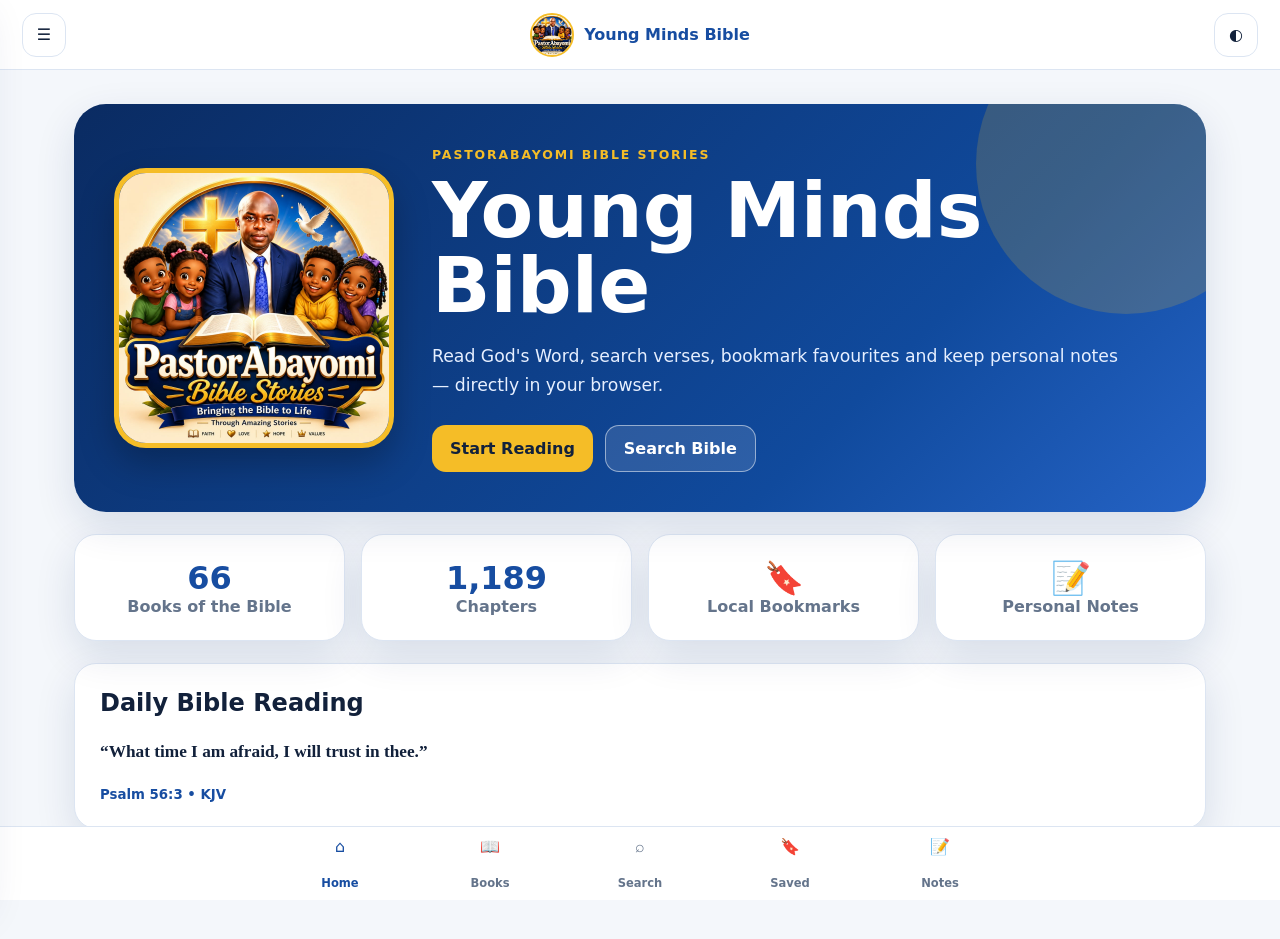
<file: index.html>
<!doctype html>
<html lang="en">
<head>
  <meta charset="utf-8">
  <meta name="viewport" content="width=device-width,initial-scale=1,viewport-fit=cover">
  <meta name="theme-color" content="#0a2b62">
  <meta name="description" content="Young Minds Bible — read, search, bookmark and take notes in the King James Bible.">
  <title>Young Minds Bible</title>
  <link rel="icon" href="favicon.png">
  <link rel="manifest" href="manifest.json">
  <link rel="stylesheet" href="style.css">
</head>
<body>
  <div id="app">
    <header class="topbar">
      <button id="menuBtn" class="icon-btn" aria-label="Menu">☰</button>
      <div class="brand-mini"><img src="assets/images/pastor_abayomi_logo.jpg" alt="PastorAbayomi Bible Stories"><span>Young Minds Bible</span></div>
      <button id="themeBtn" class="icon-btn" aria-label="Toggle theme">◐</button>
    </header>

    <aside id="drawer" class="drawer" aria-hidden="true">
      <div class="drawer-brand"><img src="assets/images/pastor_abayomi_logo.jpg" alt="PastorAbayomi Bible Stories"><h2>Young Minds Bible</h2><p>Read • Learn • Grow</p></div>
      <nav>
        <button data-view="home">⌂ Home</button>
        <button data-view="books">📖 Bible Books</button>
        <button data-view="search">🔎 Search</button>
        <button data-view="bookmarks">🔖 Bookmarks</button>
        <button data-view="notes">📝 Notes</button>
        <button data-view="about">ℹ About</button>
      </nav>
    </aside>
    <div id="scrim" class="scrim"></div>

    <main>
      <section id="home" class="view active">
        <div class="hero">
          <img class="hero-logo" src="assets/images/pastor_abayomi_logo.jpg" alt="PastorAbayomi Bible Stories logo">
          <div>
            <span class="eyebrow">PASTORABAYOMI BIBLE STORIES</span>
            <h1>Young Minds Bible</h1>
            <p>Read God's Word, search verses, bookmark favourites and keep personal notes — directly in your browser.</p>
            <div class="hero-actions"><button class="primary" data-view="books">Start Reading</button><button class="secondary" data-view="search">Search Bible</button></div>
          </div>
        </div>
        <div class="cards">
          <article><b>66</b><span>Books of the Bible</span></article>
          <article><b>1,189</b><span>Chapters</span></article>
          <article><b>🔖</b><span>Local Bookmarks</span></article>
          <article><b>📝</b><span>Personal Notes</span></article>
        </div>
        <div class="panel daily"><h2>Daily Bible Reading</h2><p id="dailyVerse">Loading a verse…</p><small id="dailyRef"></small></div>
      </section>

      <section id="books" class="view"><div class="section-head"><div><span class="eyebrow">SCRIPTURE</span><h1>Bible Books</h1></div><input id="bookFilter" type="search" placeholder="Filter books…" autocomplete="off"></div><div id="booksGrid" class="books-grid"></div></section>

      <section id="reader" class="view"><button id="backBooks" class="back">← Books</button><div class="reader-head"><div><span id="readerTestament" class="eyebrow"></span><h1 id="readerTitle"></h1></div><select id="chapterSelect" aria-label="Chapter"></select></div><div id="readerStatus" class="status"></div><div id="verses" class="verses"></div></section>

      <section id="search" class="view"><div class="section-head"><div><span class="eyebrow">FIND SCRIPTURE</span><h1>Search Bible</h1></div></div><form id="searchForm" class="search-box"><input id="searchInput" type="search" placeholder="e.g. faith, love, Psalm 23" autocomplete="off"><button class="primary" type="submit">Search</button></form><div id="searchStatus" class="status">Enter a word or phrase. Search loads the KJV Bible books as needed and keeps them cached in your browser.</div><div id="searchResults" class="results"></div></section>

      <section id="bookmarks" class="view"><div class="section-head"><div><span class="eyebrow">SAVED</span><h1>Bookmarks</h1></div></div><div id="bookmarkList" class="results"></div></section>
      <section id="notes" class="view"><div class="section-head"><div><span class="eyebrow">PERSONAL</span><h1>Notes</h1></div></div><div id="noteList" class="results"></div></section>
      <section id="about" class="view"><div class="about panel"><img src="assets/images/pastor_abayomi_logo.jpg" alt="PastorAbayomi Bible Stories"><div><span class="eyebrow">ABOUT</span><h1>Young Minds Bible</h1><p>A strict browser-based Bible web app from PastorAbayomi Bible Stories. No Flutter or Android runtime is required for this web version.</p><p>The Bible reader uses the King James Version data source and stores bookmarks, notes and preferences on the user's own browser.</p></div></div></section>
    </main>

    <nav class="bottom-nav" aria-label="Main navigation"><button data-view="home">⌂<span>Home</span></button><button data-view="books">📖<span>Books</span></button><button data-view="search">⌕<span>Search</span></button><button data-view="bookmarks">🔖<span>Saved</span></button><button data-view="notes">📝<span>Notes</span></button></nav>
  </div>
  <script src="app.js" defer></script>
</body>
</html>
</file>
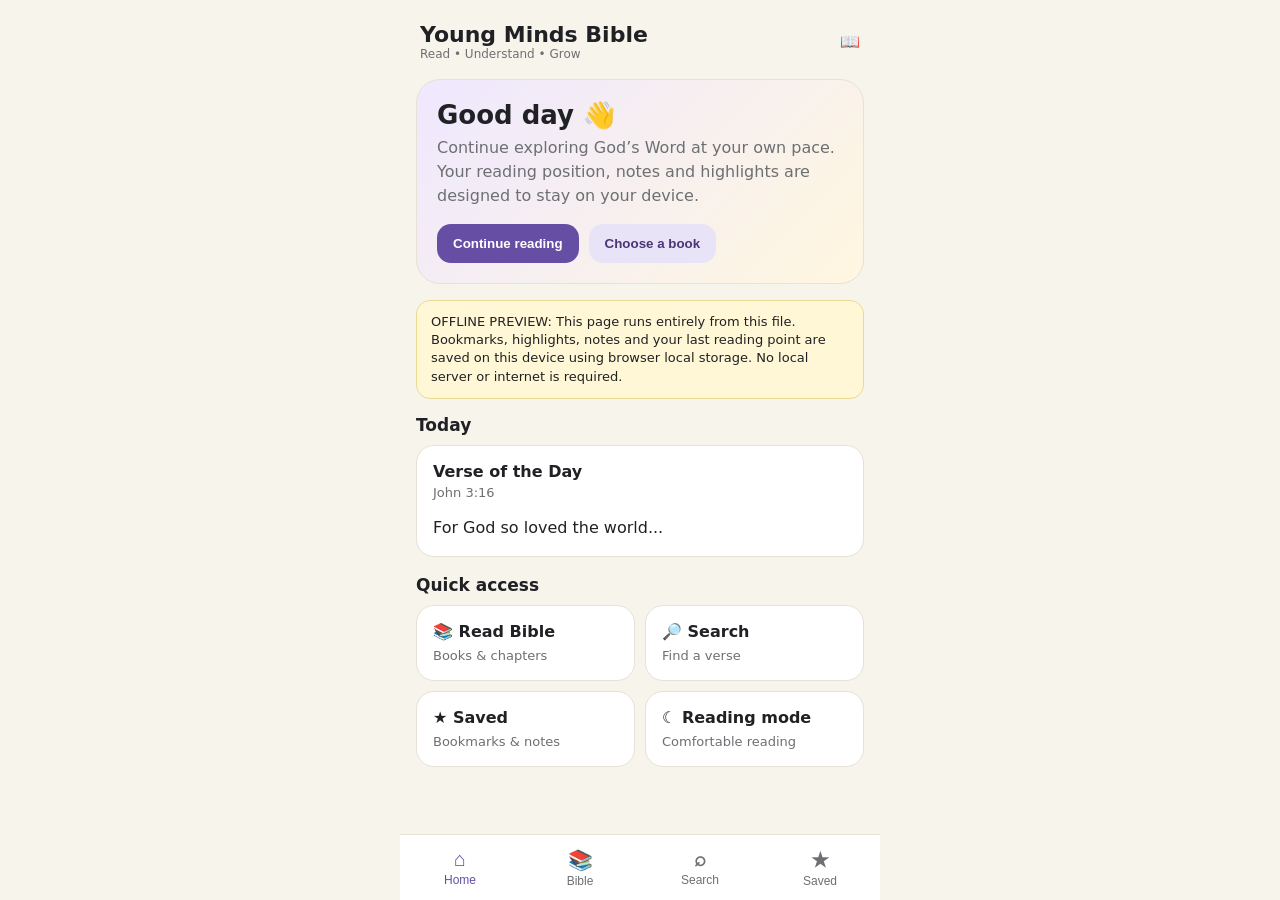
<file: preview/index.html>
<!doctype html>
<html lang="en">
<head>
<meta charset="utf-8"/>
<meta name="viewport" content="width=device-width, initial-scale=1"/>
<title>Young Minds Bible Preview</title>
<style>
:root{--bg:#f7f4ec;--card:#fff;--ink:#202124;--muted:#6d6f73;--accent:#654ea3;--accent2:#e9e3f8;--line:#e7e1d6}
*{box-sizing:border-box}body{margin:0;font-family:system-ui,-apple-system,Segoe UI,Roboto,Arial,sans-serif;background:var(--bg);color:var(--ink)}
.app{max-width:480px;margin:0 auto;min-height:100vh;background:var(--bg);position:relative;padding-bottom:78px}.top{padding:22px 20px 12px;display:flex;align-items:center;justify-content:space-between}.brand{font-weight:800;font-size:22px}.tag{font-size:12px;color:var(--muted)}
.hero{margin:6px 16px 16px;padding:20px;border-radius:24px;background:linear-gradient(135deg,#efe8ff,#fff7df);border:1px solid var(--line)}.hero h1{margin:0 0 6px;font-size:26px}.hero p{margin:0;color:var(--muted);line-height:1.5}.btn{border:0;border-radius:14px;padding:12px 16px;font-weight:700;cursor:pointer}.primary{background:var(--accent);color:#fff}.ghost{background:var(--accent2);color:#4a3578}.row{display:flex;gap:10px;flex-wrap:wrap;margin-top:16px}
.section{padding:0 16px 18px}.section h2{font-size:17px;margin:0 0 10px}.grid{display:grid;grid-template-columns:1fr 1fr;gap:10px}.card{background:var(--card);border:1px solid var(--line);border-radius:18px;padding:16px;cursor:pointer}.card b{display:block;margin-bottom:4px}.small{font-size:13px;color:var(--muted)}
.list{display:grid;gap:10px}.book{display:flex;justify-content:space-between;align-items:center;background:var(--card);border:1px solid var(--line);border-radius:16px;padding:14px 16px;cursor:pointer}.pill{background:#f1edf9;padding:4px 8px;border-radius:999px;font-size:12px;color:#5d477f}.chapters{display:grid;grid-template-columns:repeat(5,1fr);gap:10px}.chapter{aspect-ratio:1;border-radius:14px;border:1px solid var(--line);background:var(--card);font-weight:700;cursor:pointer}
.reader{padding:0 18px}.reader h2{margin-top:6px}.verse{font-size:18px;line-height:1.65;margin:10px 0;padding:8px 10px;border-radius:12px;cursor:pointer}.verse:hover{background:#fff}.verse.selected{background:#efe8ff;outline:2px solid #d8c9ff}.num{font-size:12px;font-weight:800;color:var(--accent);vertical-align:super;margin-right:5px}.actions{position:sticky;bottom:82px;background:rgba(247,244,236,.96);backdrop-filter:blur(6px);padding:10px 0;display:flex;gap:8px;overflow:auto}.actions .btn{white-space:nowrap;padding:10px 12px}
.bottom{position:fixed;left:50%;transform:translateX(-50%);bottom:0;width:min(480px,100%);height:66px;background:#fff;border-top:1px solid var(--line);display:grid;grid-template-columns:repeat(4,1fr);z-index:20}.nav{border:0;background:none;font-size:12px;color:var(--muted);cursor:pointer}.nav strong{display:block;font-size:20px;margin-bottom:2px}.nav.active{color:var(--accent)}
.back{border:0;background:none;font-size:15px;font-weight:700;cursor:pointer;color:var(--accent);padding:0}.hidden{display:none}.search{width:100%;padding:13px 14px;border:1px solid var(--line);border-radius:14px;font-size:16px;background:#fff}.notice{margin:0 16px 16px;padding:12px 14px;border-radius:14px;background:#fff7d6;border:1px solid #eadb92;font-size:13px;line-height:1.4}
</style>
</head>
<body>
<div class="app">
  <div class="top"><div><div class="brand">Young Minds Bible</div><div class="tag">Read • Understand • Grow</div></div><div>📖</div></div>
  <div id="screen"></div>
  <nav class="bottom">
    <button class="nav active" onclick="home()"><strong>⌂</strong>Home</button>
    <button class="nav" onclick="books()"><strong>📚</strong>Bible</button>
    <button class="nav" onclick="search()"><strong>⌕</strong>Search</button>
    <button class="nav" onclick="saved()"><strong>★</strong>Saved</button>
  </nav>
</div>
<script>
const sample={
  Genesis:{chapters:{1:[
    'In the beginning God created the heaven and the earth.',
    'And the earth was without form, and void; and darkness was upon the face of the deep.',
    'And God said, Let there be light: and there was light.',
    'And God saw the light, that it was good: and God divided the light from the darkness.',
    'And God called the light Day, and the darkness he called Night.'
  ],2:['Thus the heavens and the earth were finished, and all the host of them.']},count:50},
  Psalms:{chapters:{23:['The LORD is my shepherd; I shall not want.','He maketh me to lie down in green pastures: he leadeth me beside the still waters.','He restoreth my soul: he leadeth me in the paths of righteousness for his name\'s sake.']},count:150},
  Matthew:{chapters:{5:['And seeing the multitudes, he went up into a mountain: and when he was set, his disciples came unto him.']},count:28},
  John:{chapters:{3:['There was a man of the Pharisees, named Nicodemus, a ruler of the Jews:','','For God so loved the world, that he gave his only begotten Son, that whosoever believeth in him should not perish, but have everlasting life.']},count:21},
  Revelation:{chapters:{22:['And he shewed me a pure river of water of life, clear as crystal, proceeding out of the throne of God and of the Lamb.']},count:22}
};
const meta=[['Genesis',50,'Old Testament'],['Exodus',40,'Old Testament'],['Psalms',150,'Old Testament'],['Proverbs',31,'Old Testament'],['Isaiah',66,'Old Testament'],['Matthew',28,'New Testament'],['Mark',16,'New Testament'],['Luke',24,'New Testament'],['John',21,'New Testament'],['Acts',28,'New Testament'],['Romans',16,'New Testament'],['Revelation',22,'New Testament']];
let current={book:'Genesis',chapter:1};
const store={
 get(k,d){try{return JSON.parse(localStorage.getItem('ymb_'+k))??d}catch(e){return d}},
 set(k,v){try{localStorage.setItem('ymb_'+k,JSON.stringify(v))}catch(e){}}
};
let selectedVerse=null;
function refKey(book,chapter,verse){return `${book} ${chapter}:${verse}`}
function toggleSaved(kind,ref){let a=store.get(kind,[]);let i=a.indexOf(ref); if(i>=0)a.splice(i,1);else a.push(ref);store.set(kind,a);reader(current.book,current.chapter)}
function addNote(ref){let notes=store.get('notes',{});let v=prompt('Write a private note for '+ref,notes[ref]||'');if(v===null)return;if(v.trim())notes[ref]=v.trim();else delete notes[ref];store.set('notes',notes);reader(current.book,current.chapter)}
function chooseVerse(ref){selectedVerse=ref;document.querySelectorAll('.verse').forEach(x=>x.classList.toggle('selected',x.dataset.ref===ref));document.getElementById('verseActions').classList.remove('hidden')}
const el=()=>document.getElementById('screen');
function setNav(i){document.querySelectorAll('.nav').forEach((n,k)=>n.classList.toggle('active',i===k));}
function home(){setNav(0);el().innerHTML=`<div class="hero"><h1>Good day 👋</h1><p>Continue exploring God’s Word at your own pace. Your reading position, notes and highlights are designed to stay on your device.</p><div class="row"><button class="btn primary" onclick="(()=>{let x=store.get('last',{book:'Genesis',chapter:1});reader(x.book,x.chapter)})()">Continue reading</button><button class="btn ghost" onclick="books()">Choose a book</button></div></div><div class="notice">OFFLINE PREVIEW: This page runs entirely from this file. Bookmarks, highlights, notes and your last reading point are saved on this device using browser local storage. No local server or internet is required.</div><div class="section"><h2>Today</h2><div class="card" onclick="reader('John',3)"><b>Verse of the Day</b><div class="small">John 3:16</div><p style="line-height:1.5;margin-bottom:0">For God so loved the world...</p></div></div><div class="section"><h2>Quick access</h2><div class="grid"><div class="card" onclick="books()"><b>📚 Read Bible</b><span class="small">Books & chapters</span></div><div class="card" onclick="search()"><b>🔎 Search</b><span class="small">Find a verse</span></div><div class="card" onclick="saved()"><b>★ Saved</b><span class="small">Bookmarks & notes</span></div><div class="card"><b>☾ Reading mode</b><span class="small">Comfortable reading</span></div></div></div>`}
function books(){setNav(1);el().innerHTML=`<div class="section"><h2>Books of the Bible</h2><div class="list">${meta.map(x=>`<div class="book" onclick="chapters('${x[0]}',${x[1]})"><div><b>${x[0]}</b><div class="small">${x[2]}</div></div><span class="pill">${x[1]} chapters</span></div>`).join('')}</div></div>`}
function chapters(book,count){current.book=book;el().innerHTML=`<div class="section"><button class="back" onclick="books()">← Books</button><h2>${book}</h2><div class="chapters">${Array.from({length:count},(_,i)=>`<button class="chapter" onclick="reader('${book}',${i+1})">${i+1}</button>`).join('')}</div></div>`}
function reader(book,chapter){
 current={book,chapter};store.set('last',{book,chapter});selectedVerse=null;
 let verses=(sample[book]?.chapters?.[chapter])||['Full chapter text will appear here in the complete offline Android build.'];
 let bookmarks=store.get('bookmarks',[]), highlights=store.get('highlights',[]), notes=store.get('notes',{});
 el().innerHTML=`<div class="reader"><button class="back" onclick="chapters('${book}',${sample[book]?.count||meta.find(x=>x[0]===book)?.[1]||1})">← ${book}</button><h2>${book} ${chapter}</h2>${verses.filter(Boolean).map((v,i)=>{let ref=refKey(book,chapter,i+1);return `<div class="verse" data-ref="${ref}" onclick="chooseVerse('${ref.replaceAll("'","\\'")}')" style="${highlights.includes(ref)?'background:#fff0a8;':''}"><span class="num">${i+1}</span>${v}${bookmarks.includes(ref)?' ★':''}${notes[ref]?' 📝':''}</div>`}).join('')}<div id="verseActions" class="actions hidden"><button class="btn ghost" onclick="toggleSaved('bookmarks',selectedVerse)">★ Bookmark</button><button class="btn ghost" onclick="toggleSaved('highlights',selectedVerse)">🖍 Highlight</button><button class="btn ghost" onclick="addNote(selectedVerse)">📝 Note</button></div></div>`}
function search(){setNav(2);el().innerHTML=`<div class="section"><h2>Search Bible</h2><input class="search" id="q" placeholder="Try John 3:16" onkeydown="if(event.key==='Enter')doSearch()"><div class="row"><button class="btn primary" onclick="doSearch()">Search</button></div><div id="results" class="list" style="margin-top:14px"></div></div>`}
function doSearch(){let q=document.getElementById('q').value.trim().toLowerCase();let r=document.getElementById('results');if(q.includes('john')&&q.includes('3'))r.innerHTML=`<div class="book" onclick="reader('John',3)"><div><b>John 3:16</b><div class="small">For God so loved the world...</div></div></div>`;else r.innerHTML=`<div class="card"><b>Search preview</b><div class="small">The complete Android build searches the full offline Bible corpus.</div></div>`}
function saved(){setNav(3);let b=store.get('bookmarks',[]),h=store.get('highlights',[]),n=store.get('notes',{}),last=store.get('last',null);el().innerHTML=`<div class="section"><h2>Saved on this device</h2><div class="card"><b>★ Bookmarks (${b.length})</b><div class="small">${b.join('<br>')||'No bookmarks yet'}</div></div><div class="card" style="margin-top:10px"><b>🖍 Highlights (${h.length})</b><div class="small">${h.join('<br>')||'No highlights yet'}</div></div><div class="card" style="margin-top:10px"><b>📝 Notes (${Object.keys(n).length})</b><div class="small">${Object.entries(n).map(([k,v])=>`<b>${k}</b>: ${v}`).join('<br>')||'No notes yet'}</div></div>${last?`<div class="card" style="margin-top:10px;cursor:pointer" onclick="reader('${last.book}',${last.chapter})"><b>↻ Continue reading</b><div class="small">${last.book} ${last.chapter}</div></div>`:''}</div>`}
home();
</script>
</body></html>
</file>
<file: style.css>
:root{--bg:#f4f7fb;--surface:#fff;--surface2:#eef4ff;--text:#12213b;--muted:#64748b;--brand:#0a2b62;--brand2:#174da1;--gold:#f5bd27;--line:#dce5f2;--shadow:0 14px 40px rgba(10,43,98,.12);--radius:22px}*{box-sizing:border-box}html{scroll-behavior:smooth}body{margin:0;font-family:Inter,ui-sans-serif,system-ui,-apple-system,Segoe UI,Roboto,Arial,sans-serif;background:var(--bg);color:var(--text)}body.dark{--bg:#08101f;--surface:#101c30;--surface2:#142540;--text:#eef5ff;--muted:#9fb0c8;--line:#243958;--shadow:0 18px 40px rgba(0,0,0,.35)}button,input,select,textarea{font:inherit}.topbar{height:70px;position:sticky;top:0;z-index:30;background:color-mix(in srgb,var(--surface) 94%,transparent);backdrop-filter:blur(14px);display:flex;align-items:center;justify-content:space-between;padding:0 22px;border-bottom:1px solid var(--line)}.brand-mini{display:flex;align-items:center;gap:10px;font-weight:800;color:var(--brand2)}.brand-mini img{width:44px;height:44px;border-radius:50%;object-fit:cover;border:2px solid var(--gold)}.icon-btn{width:44px;height:44px;border-radius:14px;border:1px solid var(--line);background:var(--surface);color:var(--text);cursor:pointer}.drawer{position:fixed;left:0;top:0;bottom:0;width:min(330px,88vw);background:var(--surface);z-index:50;transform:translateX(-105%);transition:.25s ease;padding:25px;box-shadow:var(--shadow)}.drawer.open{transform:none}.drawer-brand{text-align:center;padding:10px 0 20px}.drawer-brand img{width:150px;height:150px;object-fit:cover;border-radius:28px;border:3px solid var(--gold)}.drawer-brand h2{margin:12px 0 2px}.drawer-brand p{margin:0;color:var(--muted)}.drawer nav{display:grid;gap:8px}.drawer nav button{border:0;background:transparent;color:var(--text);padding:14px 16px;border-radius:14px;text-align:left;cursor:pointer;font-weight:700}.drawer nav button:hover{background:var(--surface2)}.scrim{position:fixed;inset:0;background:rgba(4,12,28,.5);z-index:40;opacity:0;pointer-events:none;transition:.2s}.scrim.show{opacity:1;pointer-events:auto}main{max-width:1180px;margin:auto;padding:34px 24px 110px}.view{display:none}.view.active{display:block}.hero{background:linear-gradient(135deg,var(--brand),#104a9d 70%,#2563c5);color:white;border-radius:32px;padding:40px;display:grid;grid-template-columns:280px 1fr;gap:38px;align-items:center;box-shadow:var(--shadow);overflow:hidden;position:relative}.hero:after{content:"";position:absolute;width:300px;height:300px;border-radius:50%;background:rgba(245,189,39,.18);right:-70px;top:-90px}.hero-logo{width:100%;aspect-ratio:1;object-fit:cover;border-radius:32px;border:5px solid var(--gold);box-shadow:0 16px 35px rgba(0,0,0,.25);z-index:1}.hero h1{font-size:clamp(2.4rem,6vw,5rem);line-height:.98;margin:10px 0 18px}.hero p{font-size:1.08rem;max-width:690px;line-height:1.7;color:#e6efff}.eyebrow{font-size:.78rem;letter-spacing:.15em;font-weight:900;color:var(--gold)}.hero-actions{display:flex;gap:12px;flex-wrap:wrap;margin-top:25px}.primary,.secondary{border-radius:14px;padding:13px 18px;font-weight:900;cursor:pointer}.primary{border:0;background:var(--gold);color:#12213b}.secondary{border:1px solid rgba(255,255,255,.5);background:rgba(255,255,255,.12);color:white}.cards{display:grid;grid-template-columns:repeat(4,1fr);gap:16px;margin:22px 0}.cards article,.panel{background:var(--surface);border:1px solid var(--line);border-radius:var(--radius);box-shadow:var(--shadow)}.cards article{padding:24px;text-align:center}.cards b{display:block;font-size:2rem;color:var(--brand2)}.cards span{color:var(--muted);font-weight:700}.daily{padding:25px}.daily h2{margin-top:0}.daily p{font:600 1.08rem/1.7 Georgia,serif}.daily small{font-weight:800;color:var(--brand2)}.section-head{display:flex;align-items:end;justify-content:space-between;gap:18px;margin-bottom:22px}.section-head h1,.reader-head h1{font-size:2.4rem;margin:5px 0}.section-head input,.search-box input{min-width:260px;padding:13px 15px;border:1px solid var(--line);border-radius:14px;background:var(--surface);color:var(--text)}.books-grid{display:grid;grid-template-columns:repeat(auto-fill,minmax(170px,1fr));gap:14px}.book-card{background:var(--surface);border:1px solid var(--line);border-radius:18px;padding:18px;text-align:left;cursor:pointer;color:var(--text);transition:.18s}.book-card:hover{transform:translateY(-2px);box-shadow:var(--shadow);border-color:#9ab7e9}.book-card b{display:block;font-size:1.02rem;margin-bottom:6px}.book-card small{color:var(--muted)}.reader-head{display:flex;justify-content:space-between;align-items:end;gap:18px}.reader-head select{padding:12px 14px;border:1px solid var(--line);border-radius:14px;background:var(--surface);color:var(--text)}.back{border:0;background:transparent;color:var(--brand2);font-weight:900;padding:8px 0;cursor:pointer}.status{color:var(--muted);padding:14px 0}.verses{display:grid;gap:10px}.verse{background:var(--surface);border:1px solid var(--line);border-radius:16px;padding:16px 17px;line-height:1.72;position:relative}.verse .num{font-weight:900;color:var(--brand2);margin-right:8px}.verse-actions{display:flex;gap:7px;margin-top:10px}.verse-actions button{border:1px solid var(--line);background:var(--surface2);color:var(--text);border-radius:10px;padding:6px 9px;cursor:pointer}.search-box{display:flex;gap:10px}.search-box input{flex:1}.results{display:grid;gap:12px;margin-top:18px}.result-card{background:var(--surface);border:1px solid var(--line);border-radius:16px;padding:16px}.result-card strong{color:var(--brand2)}.result-card p{line-height:1.6}.result-actions{display:flex;gap:8px;flex-wrap:wrap}.result-actions button{border:1px solid var(--line);background:var(--surface2);color:var(--text);border-radius:10px;padding:7px 10px;cursor:pointer}.about{display:grid;grid-template-columns:260px 1fr;gap:28px;padding:28px;align-items:center}.about img{width:100%;border-radius:24px;border:3px solid var(--gold)}.about p{line-height:1.7;color:var(--muted)}.bottom-nav{position:fixed;bottom:0;left:0;right:0;height:74px;background:var(--surface);border-top:1px solid var(--line);display:flex;justify-content:center;z-index:25}.bottom-nav button{width:min(150px,20%);border:0;background:transparent;color:var(--muted);display:grid;place-items:center;gap:2px;cursor:pointer}.bottom-nav span{font-size:.72rem;font-weight:800}.bottom-nav button.active{color:var(--brand2)}@media(max-width:760px){.brand-mini span{display:none}main{padding:20px 14px 100px}.hero{grid-template-columns:1fr;padding:22px;border-radius:24px}.hero-logo{width:180px;margin:auto}.hero h1{font-size:2.6rem}.cards{grid-template-columns:repeat(2,1fr)}.section-head,.reader-head{align-items:stretch;flex-direction:column}.section-head input{min-width:0;width:100%}.search-box{flex-direction:column}.about{grid-template-columns:1fr}.about img{max-width:220px;margin:auto}.books-grid{grid-template-columns:repeat(2,1fr)}}
</file>
